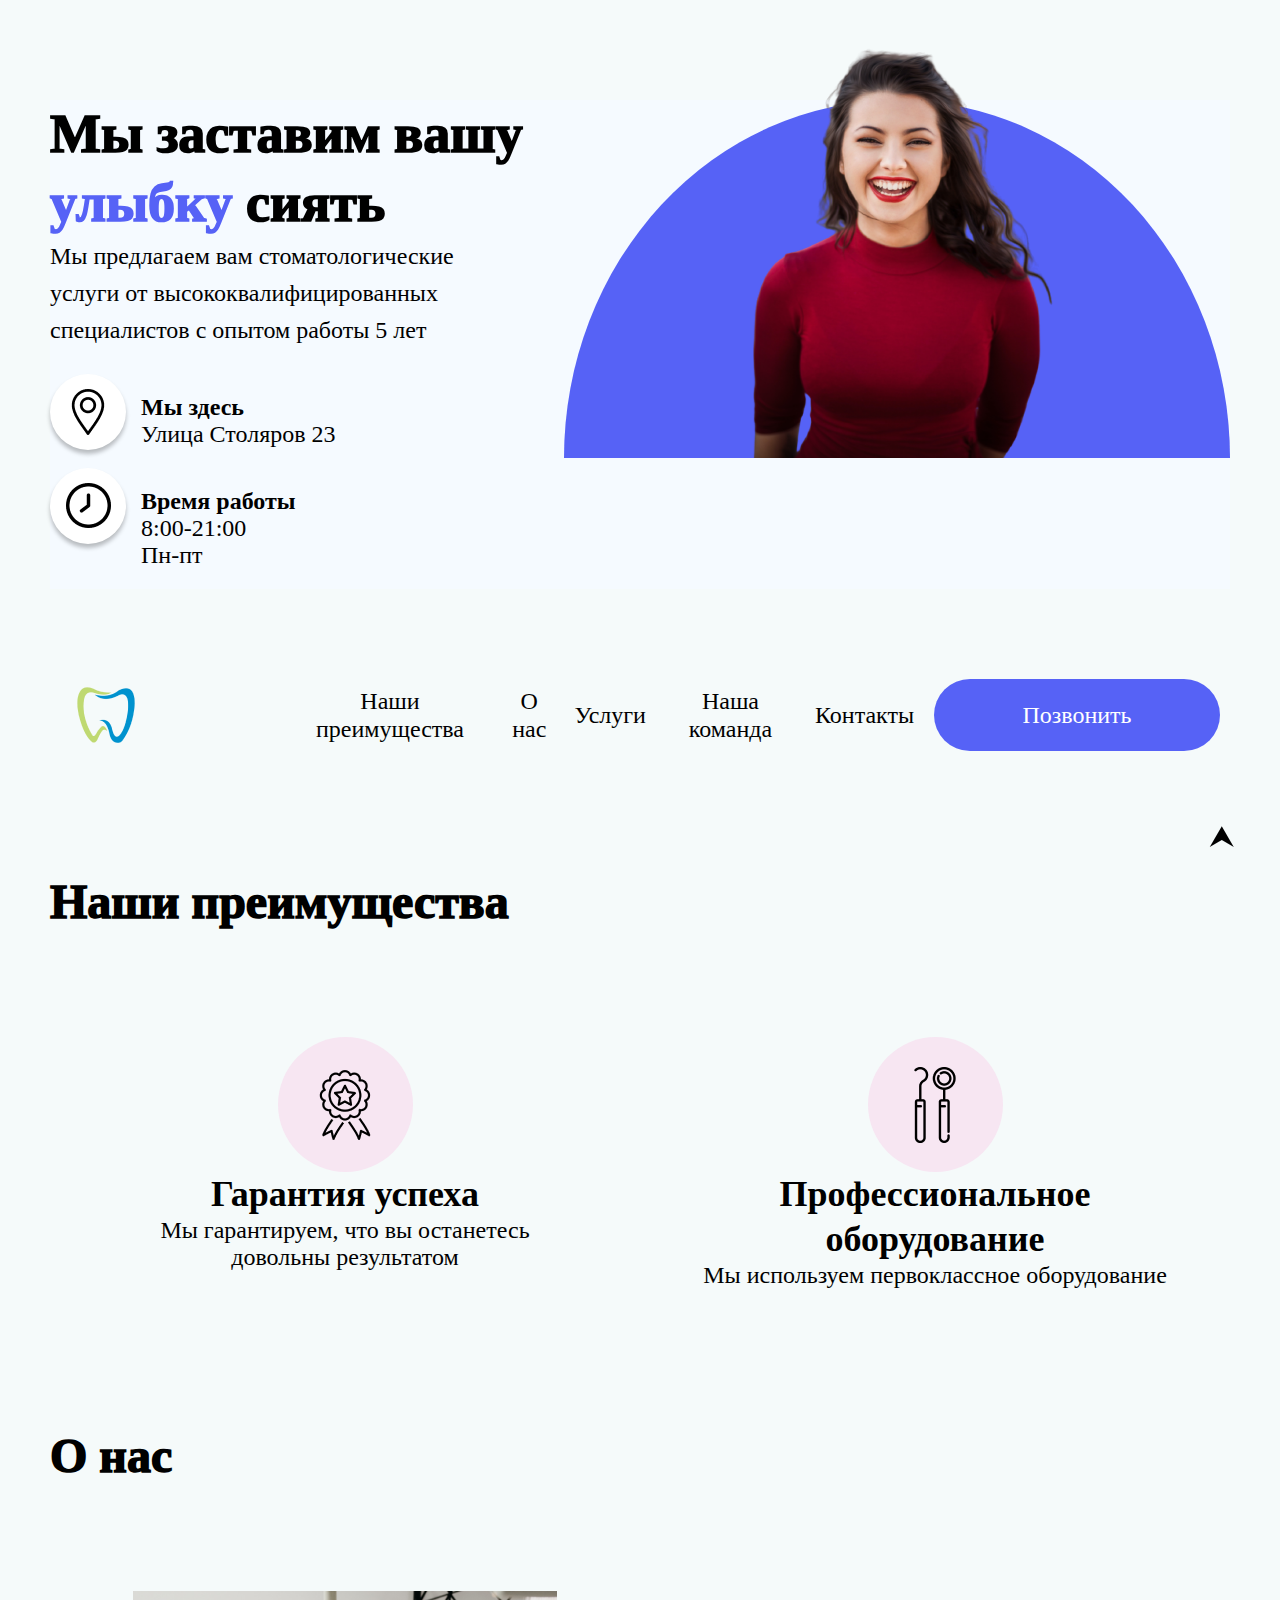
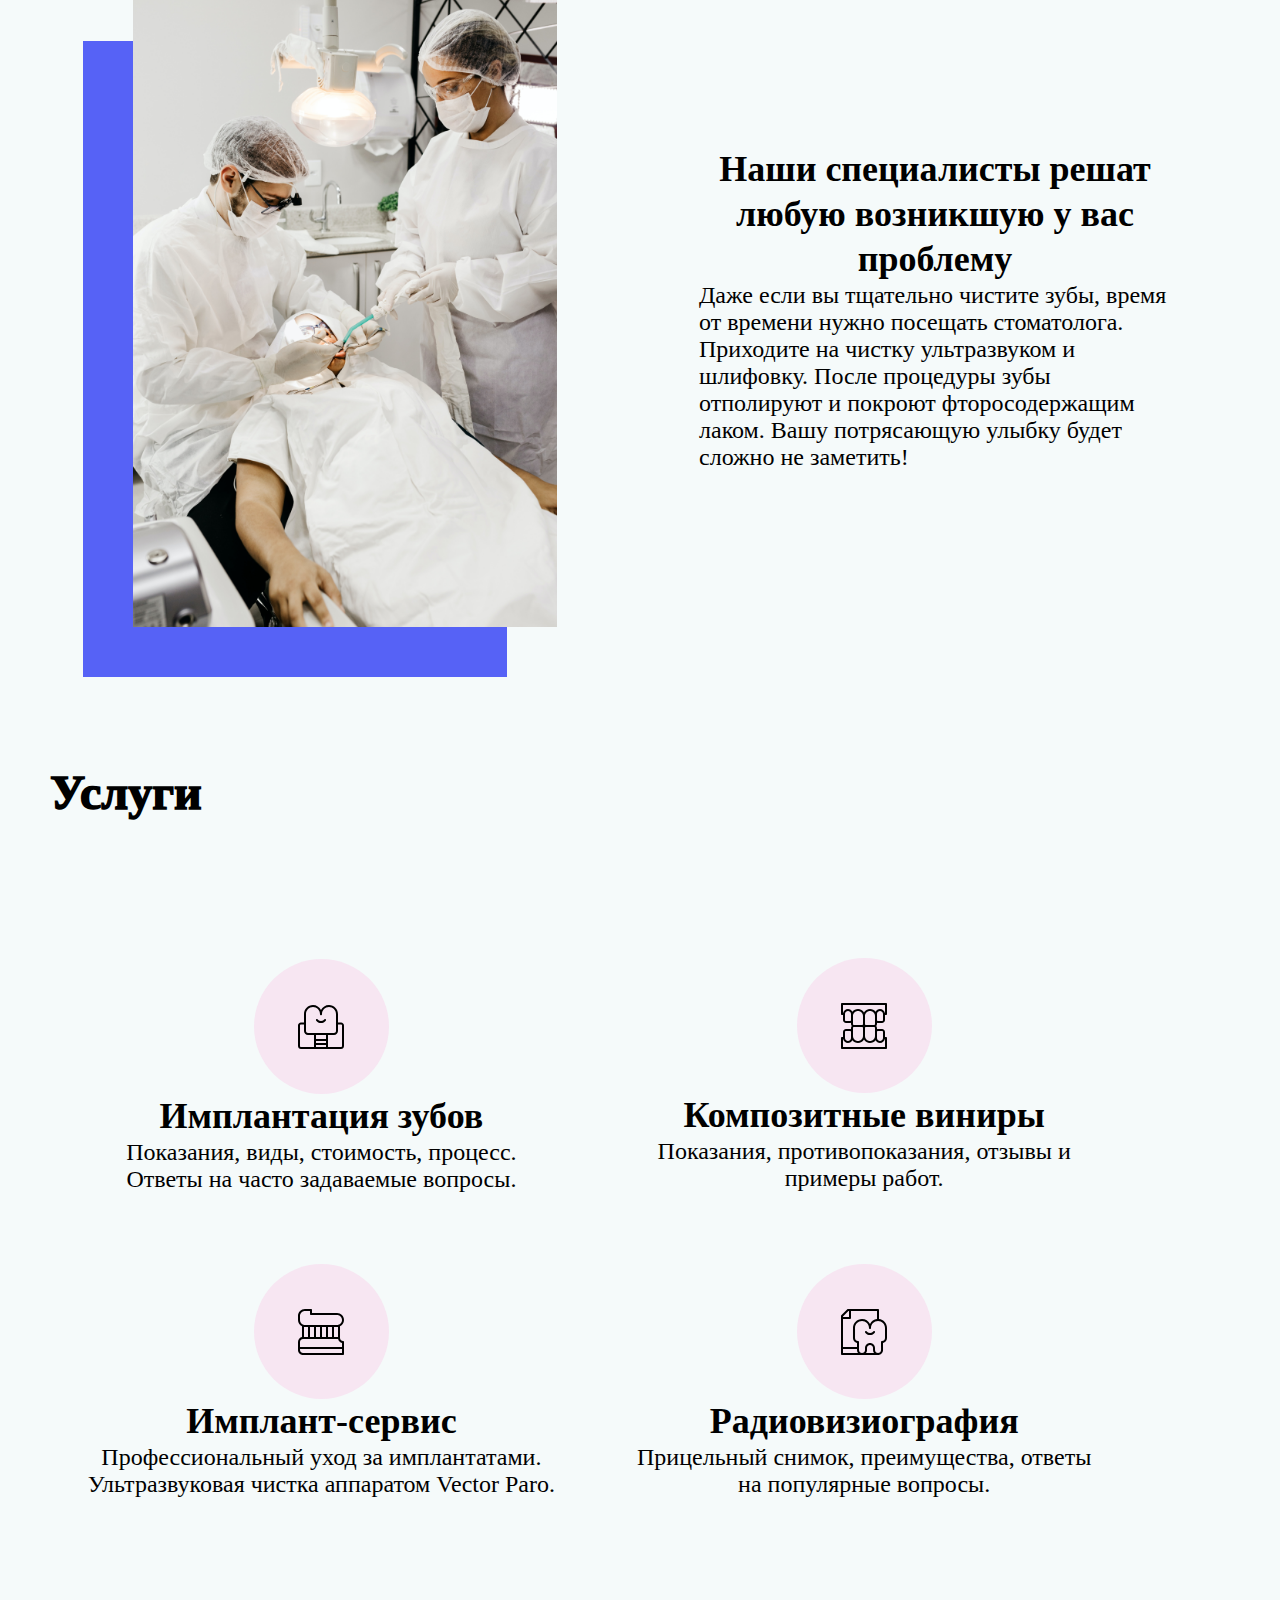
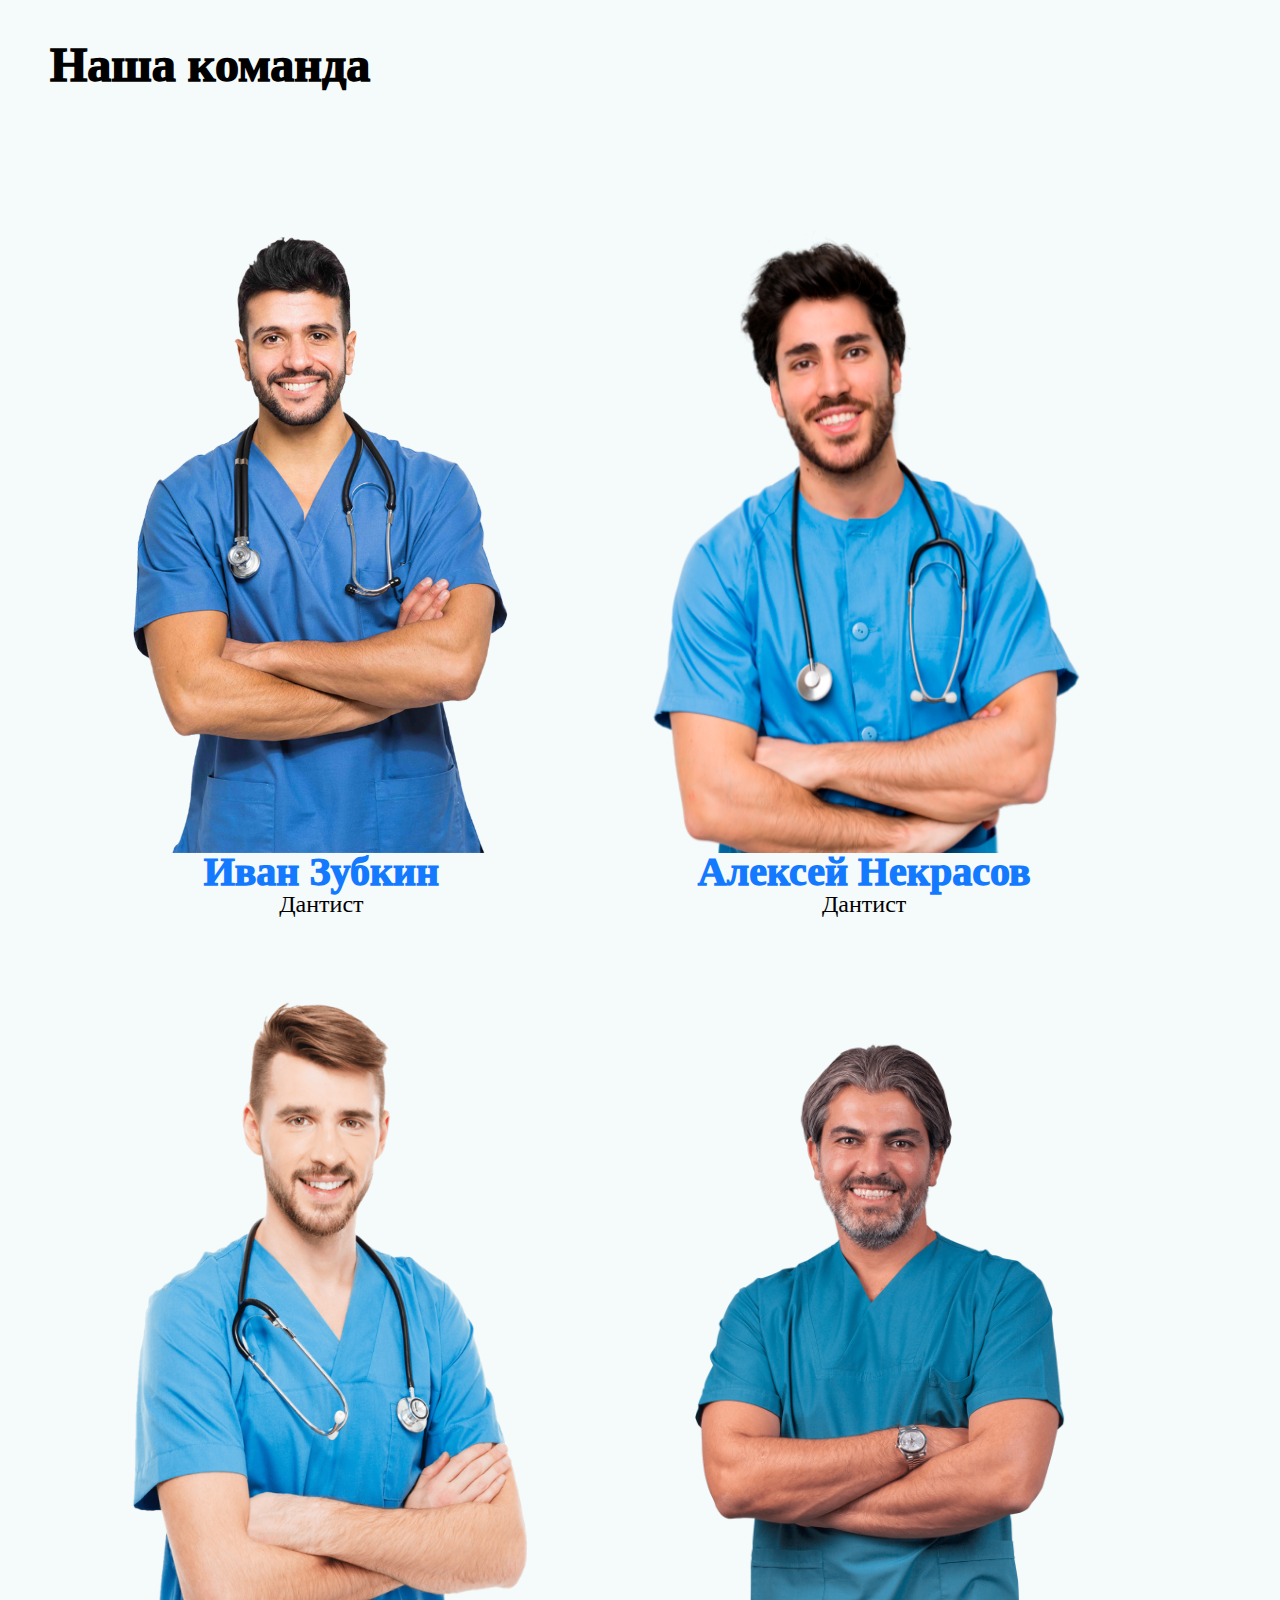
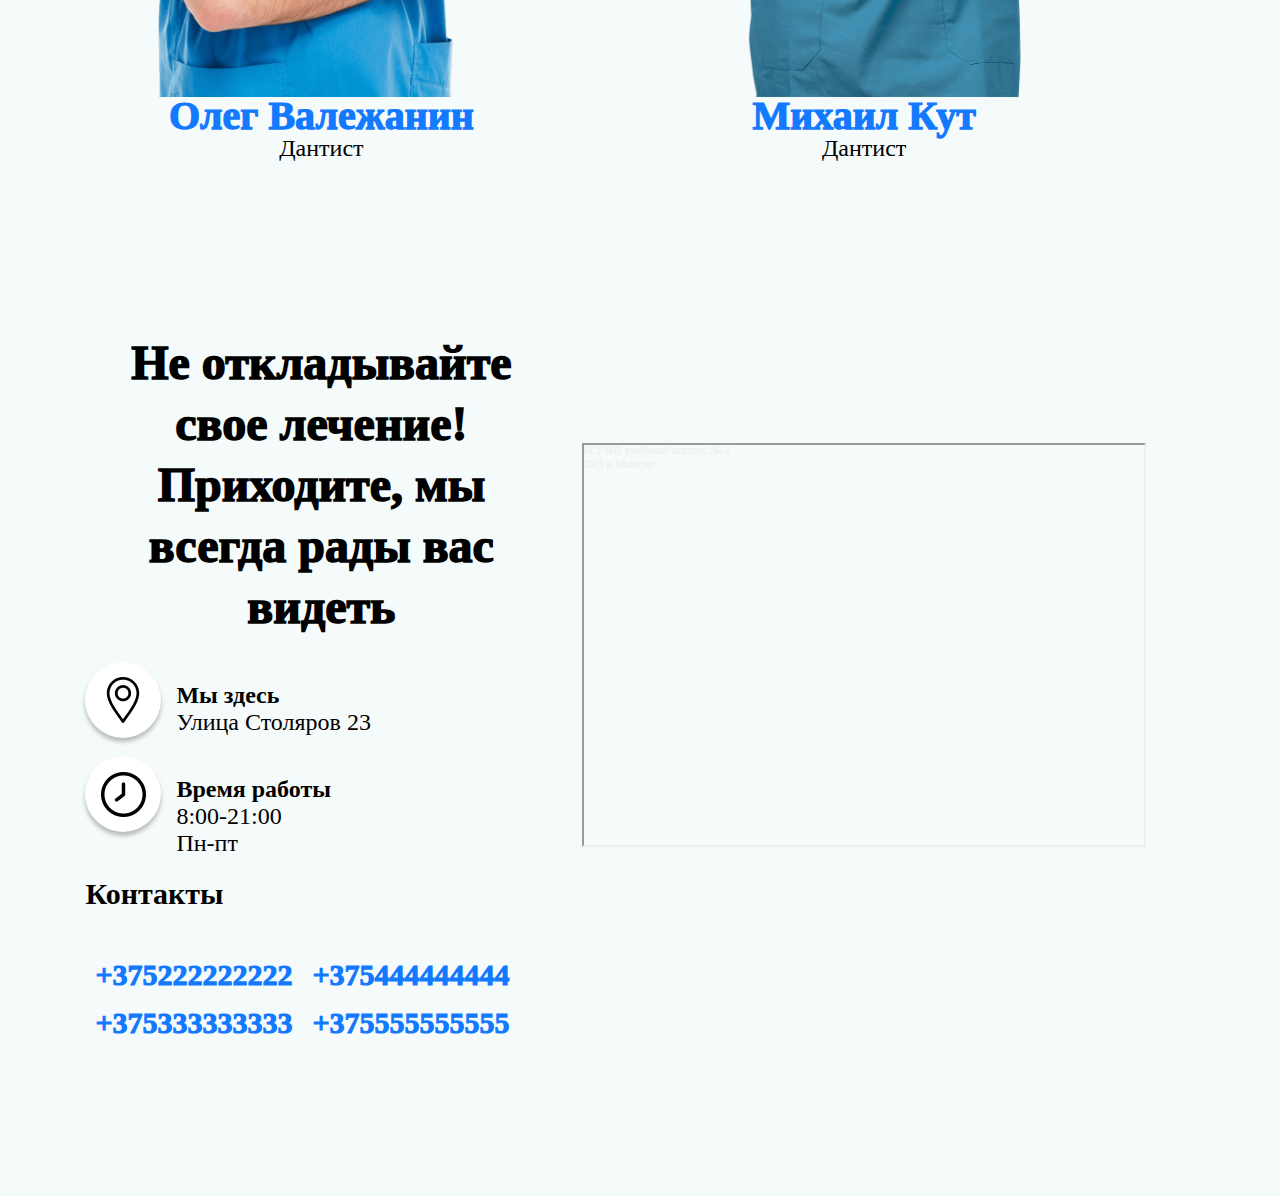
<file: Lab7.1/index.html>
<!DOCTYPE html>
<html lang="en">

<head>
    <meta charset="UTF-8">
    <meta http-equiv="X-UA-Compatible" content="IE=edge">
    <meta name="viewport" content="width=device-width, initial-scale=1.0">
    <link rel="stylesheet" href="style.css">
    <link rel="stylesheet" href="media.css">
    <title>Стоматологическая к</title>
    <link type="image/png" sizes="32x32" rel="icon" href="./logo.png">
    <script src="http://ajax.googleapis.com/ajax/libs/jquery/1.7.1/jquery.min.js"></script>
    
</head>

<body>
    <div class="wrapper">
        <header>
            <section class="zeroSection">
                <section class="firstSection">
                    <h1>
                        Мы заставим вашу <span class="blue">улыбку</span> сиять
                    </h1>
                    <p class="pFirstSection">Мы предлагаем вам стоматологические услуги
                        от высококвалифицированных специалистов с опытом работы 5 лет
                    </p>
                    <div class="infoFirstSection">
                        <div class="location"> <a href="https://yandex.by/maps/-/CCUjuWbhCA">
                            <div class="circle"> <img src="location.png" alt="Location"></div>
                            <p class="pInfoFirstSection">
                                <b>Мы здесь</b> <br>
                                Улица Столяров 23
                            </p></a>
                        </div>
                        <div class="clock">
                            <div class="circle"> <img src="clock.png" alt="clock"></div>
                            <p class="pInfoFirstSection">
                                <b>Время работы</b> <br>
                                8:00-21:00 <br>
                                Пн-пт
                            </p>

                        </div>
                    </div>
                </section>
                <section class="secondSection">

                    <div class="blueCircle">
                        <img src="./michael-dam-mEZ3PoFGs_k-unsplash-removebg-preview 1.png" alt="girl">
                    </div>

                </section>
            </section>
            <nav class="menu">
                <img src="./logo.png" alt="logo">
                <ul class="list">
                    <li><a href="#whywe">Наши преимущества</a> </li>
                    <li><a href="#about">О нас</a> </li>
                    <li><a href="#service">Услуги</a></li>
                    <li><a href="#ourteam">Наша команда</a> </li>
                    <li><a href="#contact"> Контакты</a></li>
                    <li><input  onclick="func()" class="mainLi" type="button" value="Позвонить"></li>

                </ul>
            </nav>
        </header>
        <main>

            <h2 id="whywe">Наши преимущества</h2>
            <section class="mainFirstSection">
                <div class="colum">
                    <div class="circleInMain">
                        <img src="success.png" alt="success">
                    </div>
                    <h3>Гарантия успеха</h3>
                    <p>Мы гарантируем, что вы останетесь
                        довольны результатом</p>
                </div>
                <div class="colum">
                    <div class="circleInMain">
                        <img src="./equipment.png" alt="equipment">
                    </div>
                    <h3>Профессиональное оборудование</h3>
                    <p>Мы используем первоклассное оборудование</p>
                </div>
            </section>
            <h2 id="about">О нас</h2>
            <section class="mainSecondSection">
                <div class="colum">
                    <img src="./doctor.png" alt="doctor's">
                </div>
                <div class="colum">
                    <h3>Наши специалисты решат
                        любую возникшую у вас проблему</h3>
                    <p>Даже если вы тщательно чистите зубы, время от времени нужно посещать стоматолога. Приходите на
                        чистку ультразвуком и шлифовку. После процедуры зубы отполируют и покроют фторосодержащим лаком.
                        Вашу потрясающую улыбку будет сложно не заметить!</p>
                </div>
            </section>
            <h2 id="service">Услуги</h2>
            <section class="mainThirdSection">
                <div class="colum">
                    <div class="circleInMain">
                        <img src="./implantaciya.svg" alt="implantaciya">
                    </div>
                    <h3> Имплантация зубов</h3>
                    <p>Показания, виды, стоимость, процесс. Ответы на часто задаваемые вопросы.</p>
                </div>
                <div class="colum">
                    <div class="circleInMain">
                        <img src="./Allon4.svg" alt="vinir">
                    </div>
                    <h3> Композитные виниры</h3>
                    <p>Показания, противопоказания, отзывы и примеры работ.</p>
                </div>
                <div class="colum">
                    <div class="circleInMain">
                        <img src="./implantservice.svg" alt="pasta">
                    </div>
                    <h3>Имплант-сервис</h3>
                    <p>Профессиональный уход за имплантатами. Ультразвуковая чистка аппаратом Vector Paro.</p>
                </div>
                <div class="colum">
                    <div class="circleInMain">
                        <img src="./radioviziografiya.svg" alt="radioviziografiya">
                    </div>
                    <h3>Радиовизиография</h3>
                    <p>Прицельный снимок, преимущества, ответы на популярные вопросы. </p>
                </div>
            </section>
            <h2 id="ourteam">Наша команда</h2>
            <section class="mainFourthSection">
                <div class="colum">
                    <img src="./doctor_4.png" alt="dentist">
                    <span> Иван Зубкин</span>
                    <p>Дантист</p>
                </div>
                <div class="colum">
                    <img src="./doctor2.png" alt="dentist">
                    <span> Алексей Некрасов</span>
                    <p>Дантист</p>
                </div>
                <div class="colum">
                    <img src="./doctor1.png" alt="dentist">
                    <span>Олег Валежанин</span>
                    <p>Дантист</p>
                </div>
                <div class="colum">
                    <img src="./doctor3.png" alt="dentist">
                    <span>Михаил Кут</span>
                    <p>Дантист</p>
                </div>
            </section>
            <section class="mainFifthSection">
                <div class="colum">
                    <h2>Не откладывайте свое лечение!
                        Приходите, мы всегда рады вас видеть</h2>
                    <div class="infoFirstSection">
                        <div class="location">
                            <div class="circle"> <img src="location.png" alt="Location"></div>
                            <p class="pInfoFirstSection">
                                <b>Мы здесь</b> <br>
                                Улица Столяров 23
                            </p>
                        </div>
                        <div class="clock">
                            <div class="circle"> <img src="clock.png" alt="clock"></div>
                            <p class="pInfoFirstSection">
                                <b>Время работы</b> <br>
                                8:00-21:00 <br>
                                Пн-пт
                            </p>

                        </div>
                    </div>
                    <div id="contact" class="contacts">
                        <strong>Контакты</strong>
                        <div class="infoFirstSection">
                            <div class="colum">
                                <span>+375222222222</span>
                                <span>+375333333333</span>
                            </div>
                            <div class="colum">
                                <span>+375444444444</span>
                                <span>+375555555555</span>
                            </div>
                        </div>
                    </div>
                </div>
                <div class="colum2">
                    <div style="position:relative;overflow:hidden;"><a href="https://yandex.by/maps/org/bguir_uchebny_korpus_2/1300265221/?utm_medium=mapframe&utm_source=maps" style="color:#eee;font-size:12px;position:absolute;top:0px;">БГУИР, учебный корпус № 2</a><a href="https://yandex.by/maps/157/minsk/category/university_college/184106140/?utm_medium=mapframe&utm_source=maps" style="color:#eee;font-size:12px;position:absolute;top:14px;">ВУЗ в Минске</a><iframe src="https://yandex.by/map-widget/v1/-/CCUjuWbdCB" width="560px" height="400" frameborder="1" allowfullscreen="true" style="position:relative;"></iframe></div>
                </div>
            </section>
            <div id="topNubex">&#11165;</div>
        </main>

    </div>
<script src="script.js"></script>

</body>

</html>
</file>
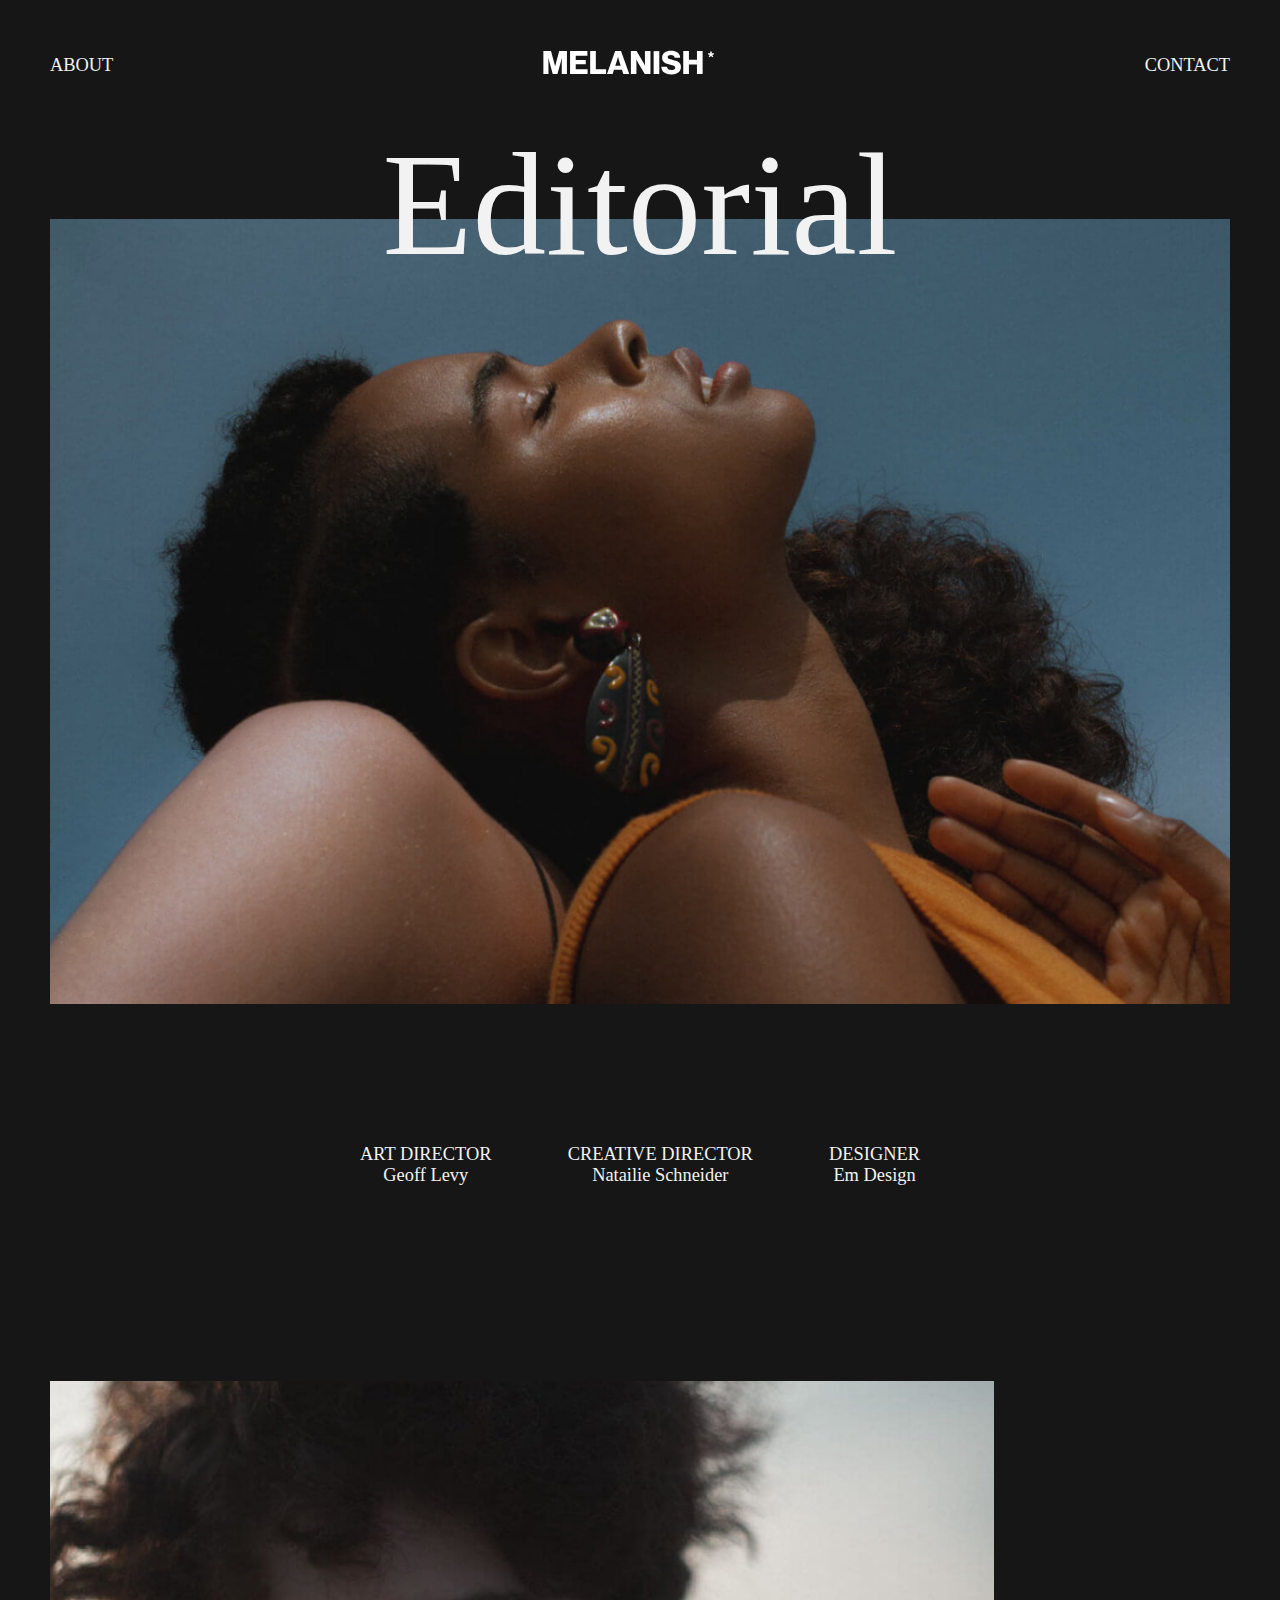
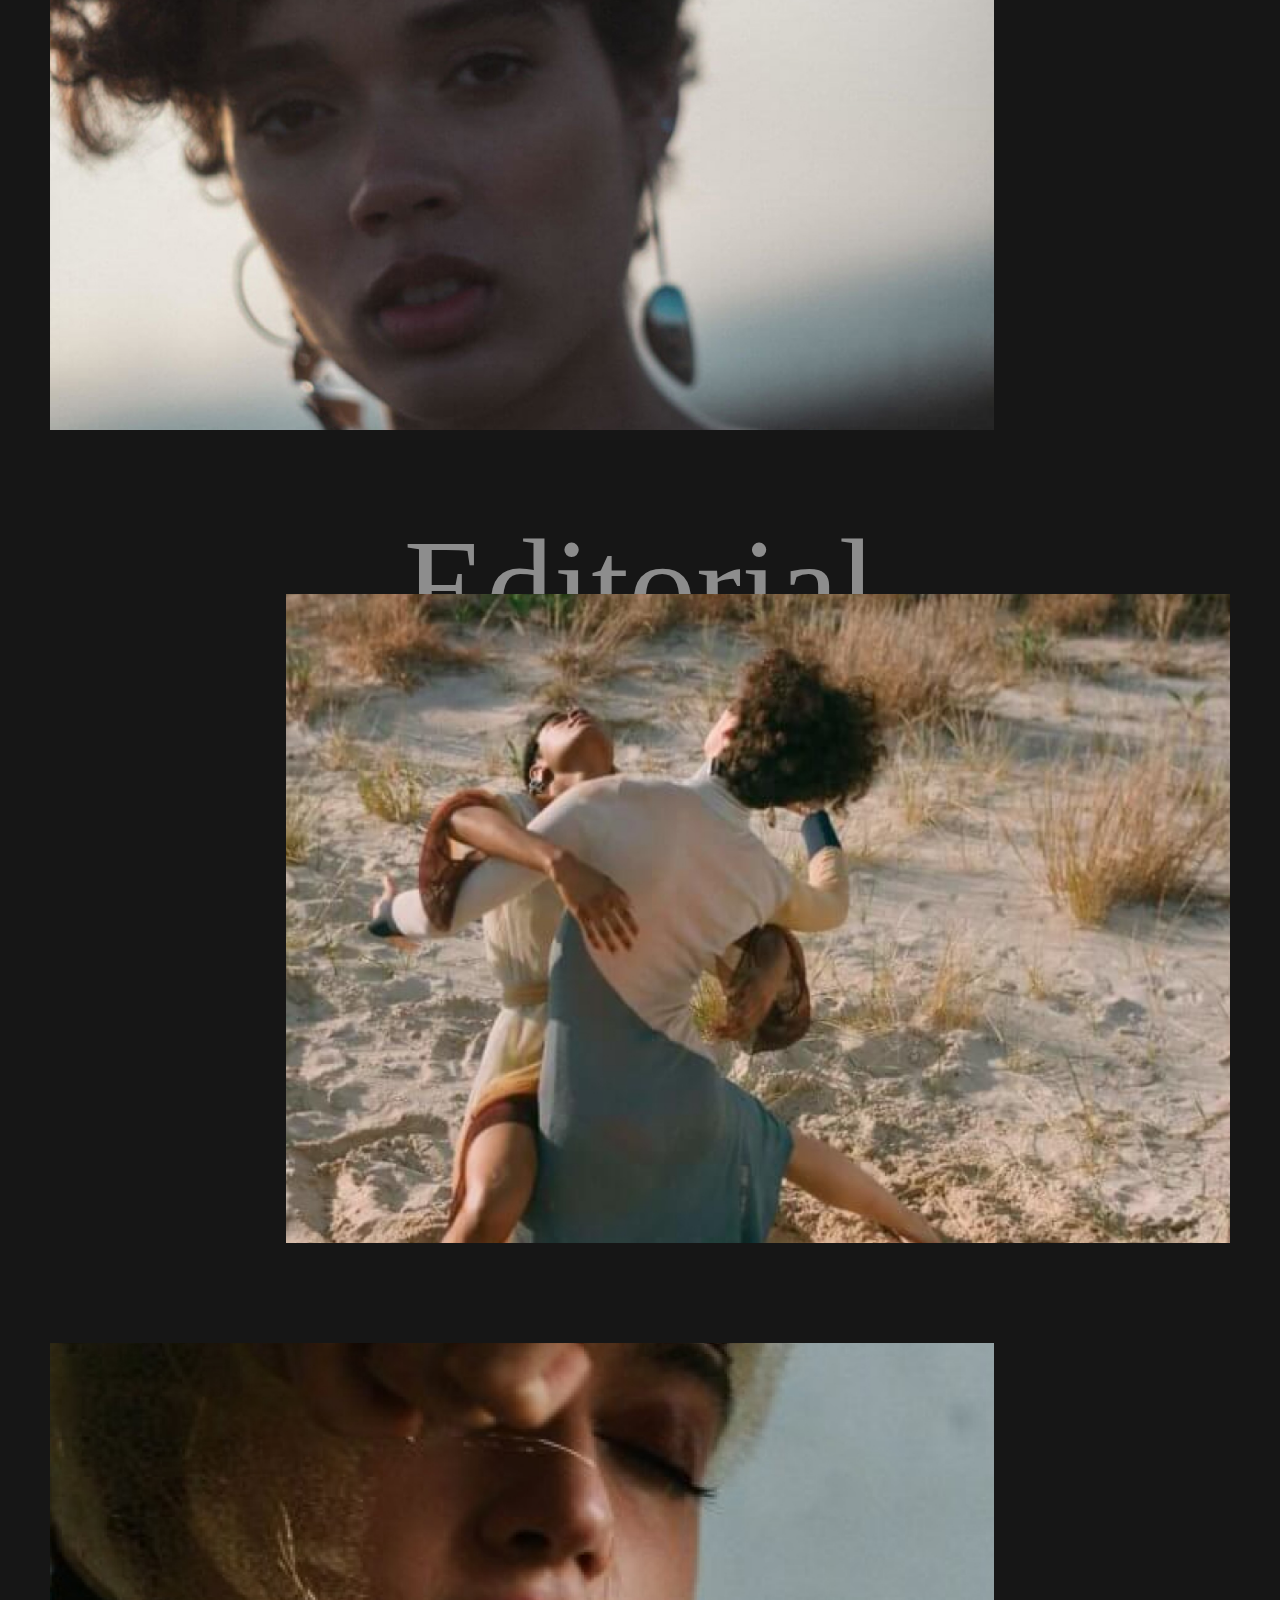
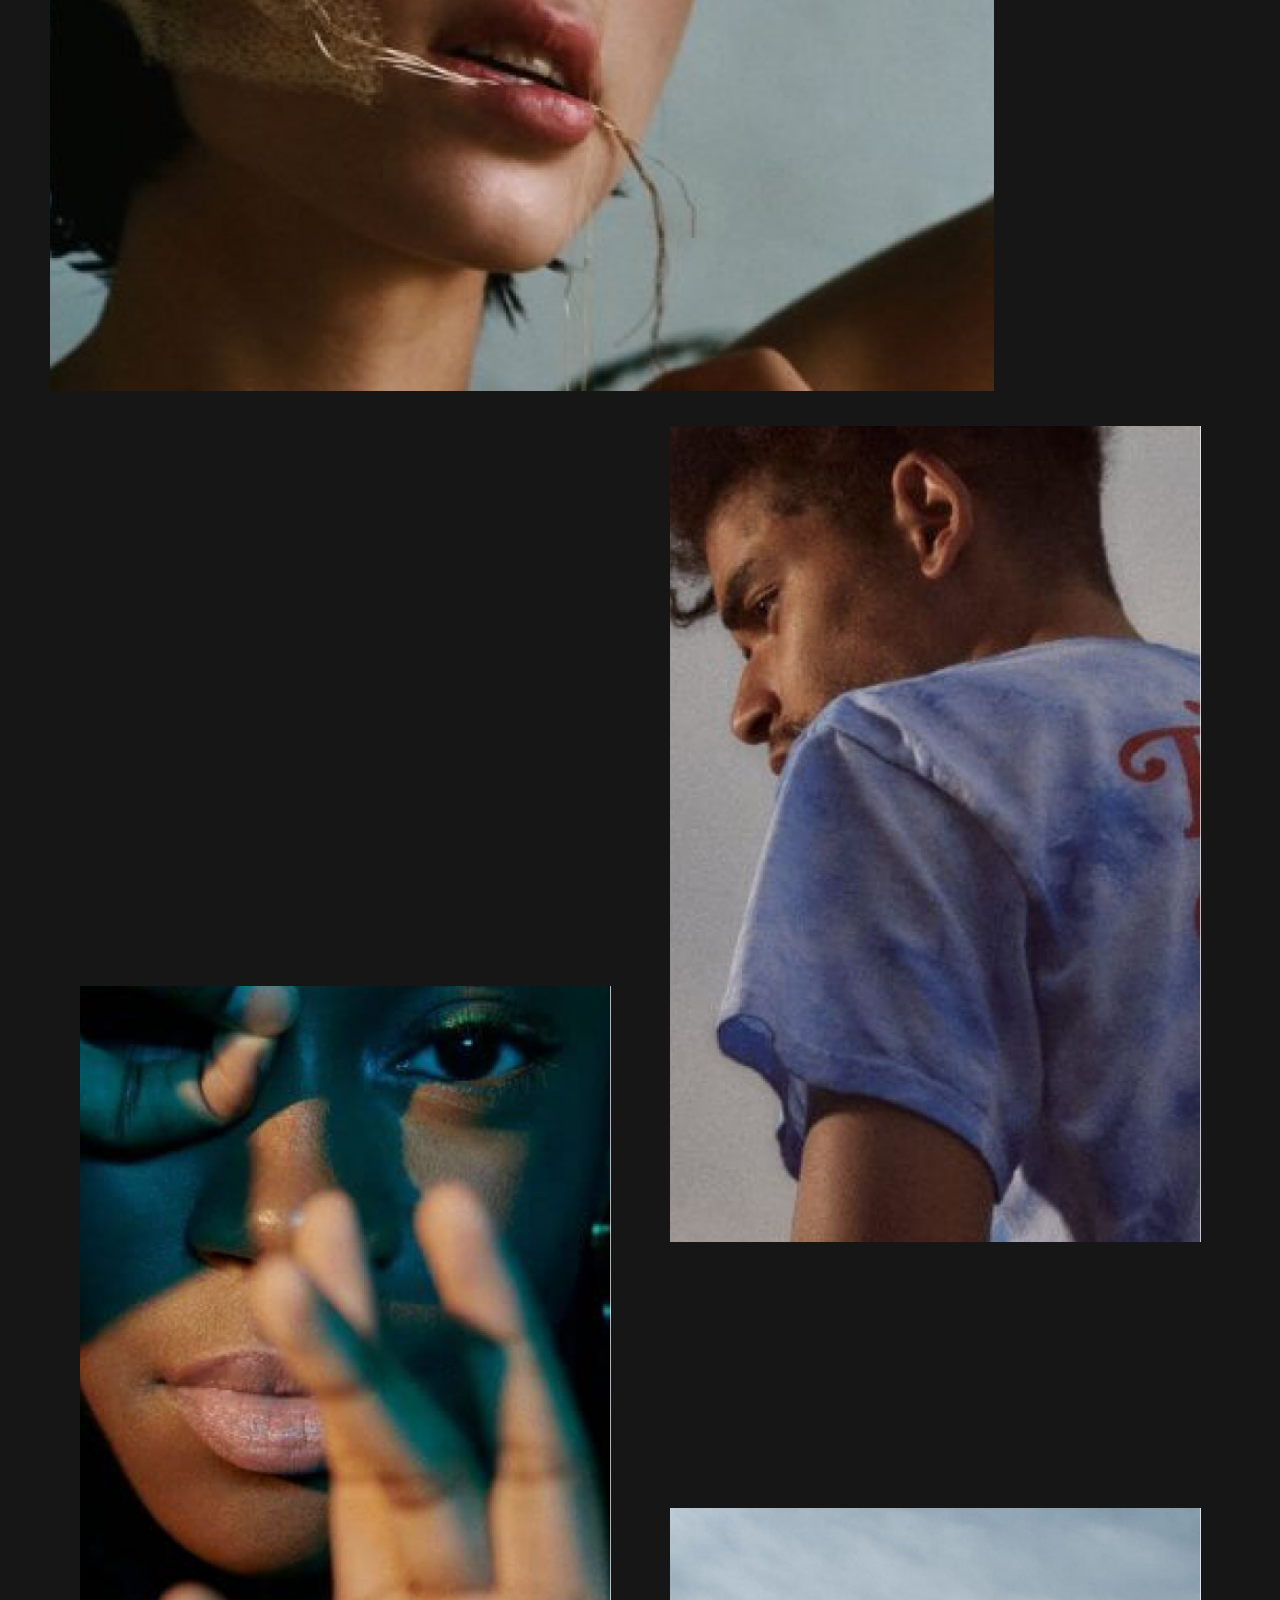
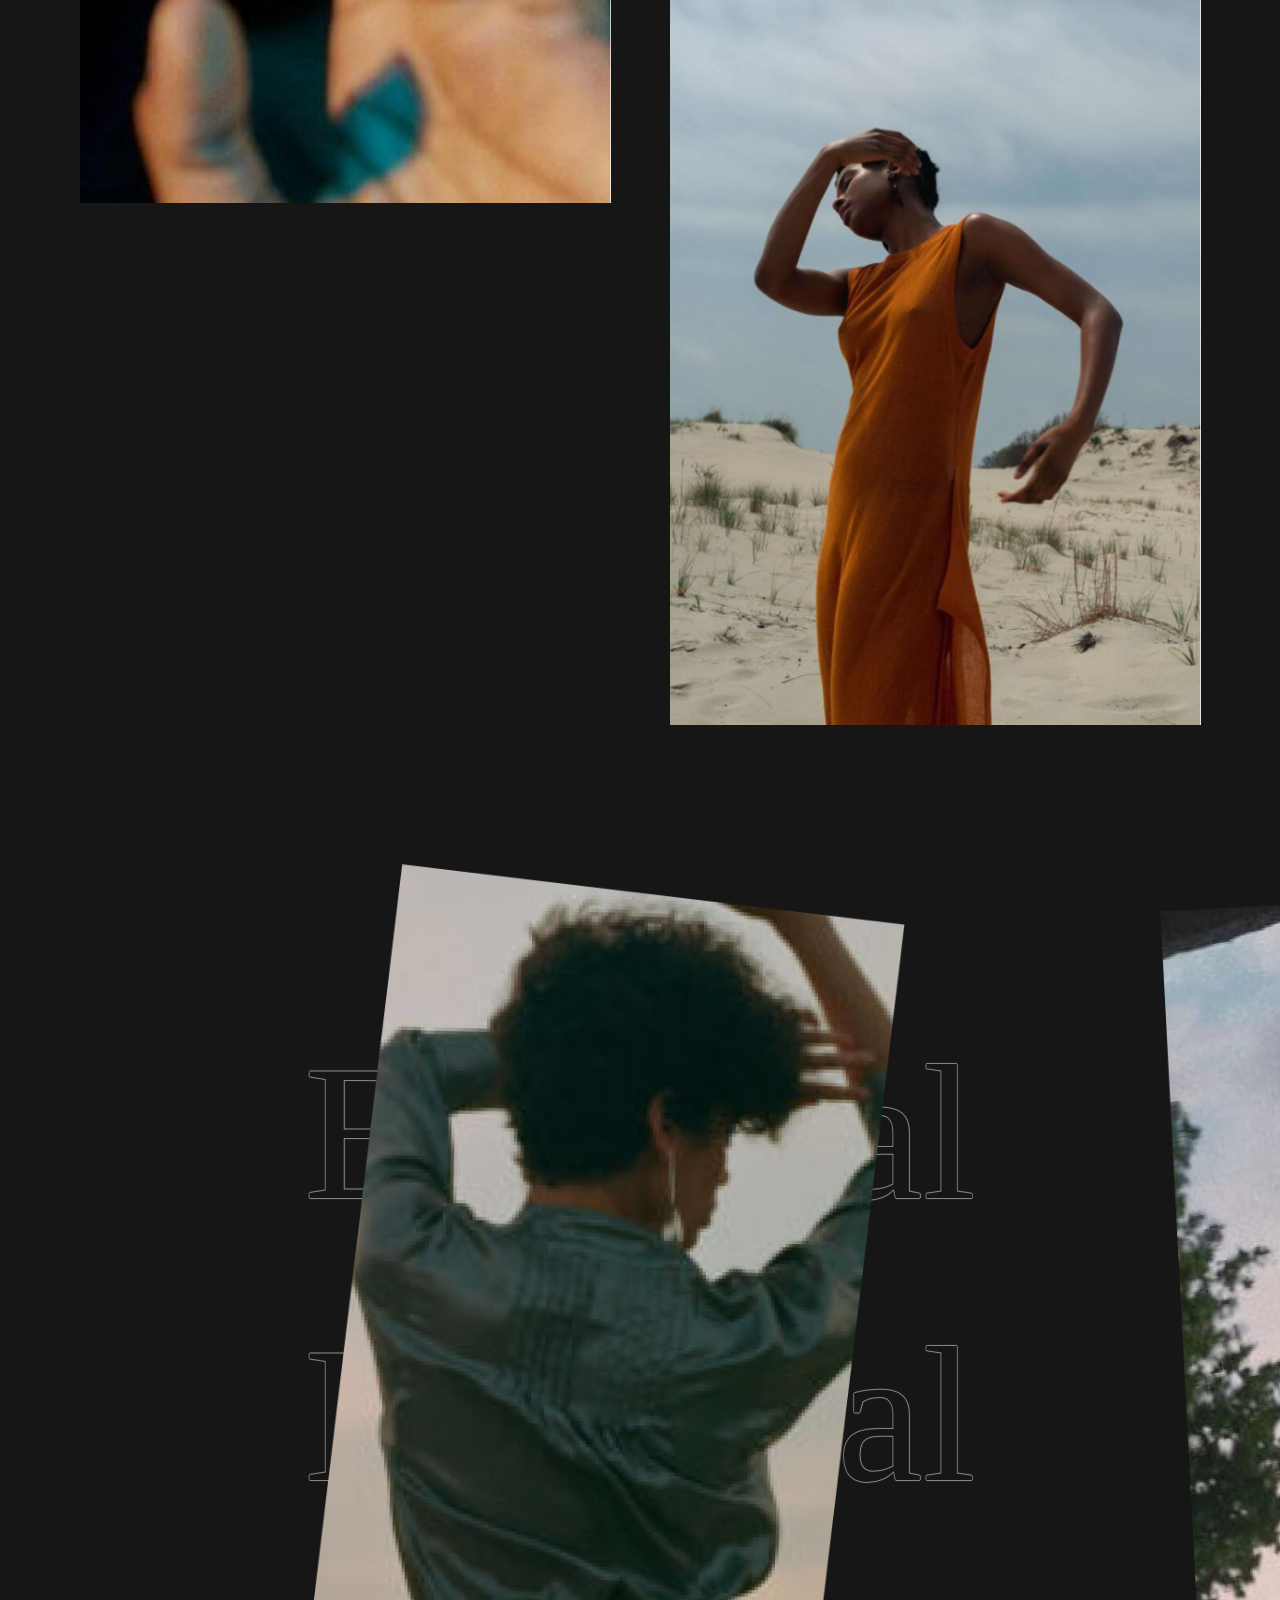
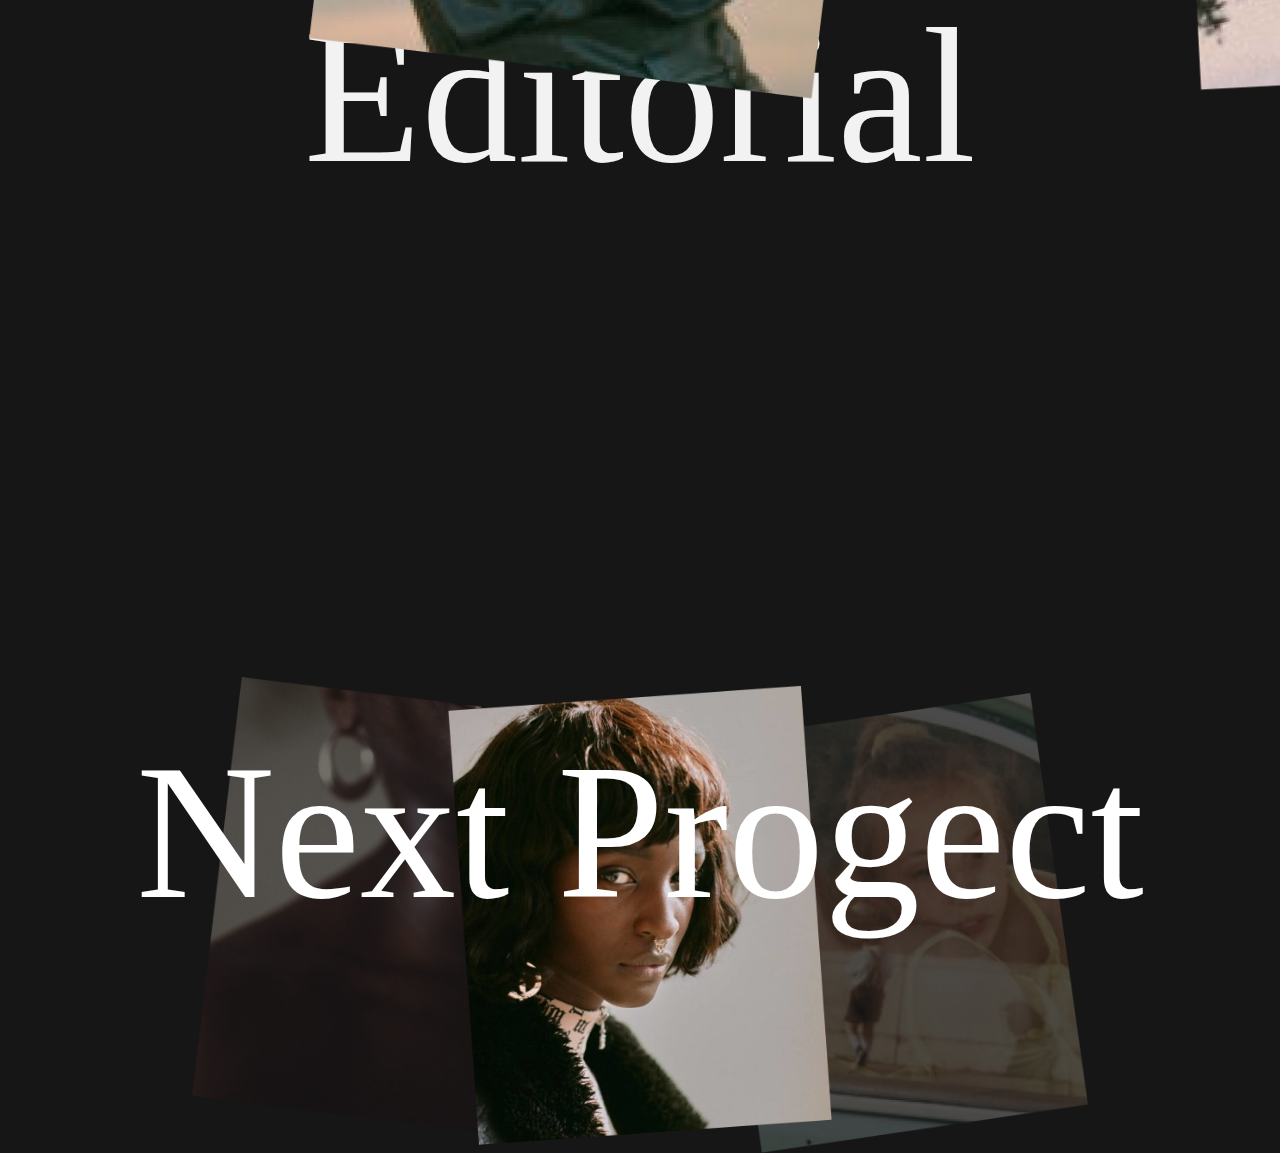
<file: lab7/melanish.html>
<!DOCTYPE html>
<html lang="en">

<head>
    <meta charset="UTF-8">
    <meta http-equiv="X-UA-Compatible" content="IE=edge">
    <meta name="viewport" content="width=device-width, initial-scale=1.0">
    <link rel="stylesheet" href="melanish.css">
    <link rel="stylesheet" href="media.css">
    <link href="https://blogfonts.com/css/aWQ9MTk5MDY1JnN1Yj02NSZjPW4mdHRmPW55bXBoYXRyaWFsLXJlZ3VsYXIub3RmJm49bnltcGhhLXRyaWFs/Nympha Trial.otf" rel="stylesheet" type="text/css"/>
    <link href="https://fonts.cdnfonts.com/css/sf-pro-display?styles=98774,98777,98776,98772,98773,98775,98770,98771,98769" rel="stylesheet">
    <title>Melanish</title>
</head>

<body>
    <div class="wrapper">
        <header>
            <nav>
                <ul>
                    <li>ABOUT</li>
                    <li class="logo"><img src="./Logo.svg" alt=""></li>
                    <li>CONTACT</li>
                </ul>
            </nav>
        </header>
        <div class="first">
            <h1>Editorial</h1>
            <img src="Main-IMG.jpg" alt="main-img" class="section">
        </div>
        <section class="firstSection">
            <div><span>ART DIRECTOR</span> <br><span>Geoff Levy</span> </div>
            <div><span>CREATIVE DIRECTOR</span> <br><span>Natailie Schneider</span></div>
            <div><span>DESIGNER</span><br> <span>Em Design</span></div>
        </section>
        <section class="secondSection">
            <img class="LeftImg" src="IMG.jpg" alt="IMG">
        </section>
        <section class="thirdSection">
            <div class="thirdSectionFirstItem">
                <p>Editorial</p>
            </div>
            <div class="thirdSectionSecontItem">
                <img src="img3.jpg" alt="img3">
            </div>
        </section>

        <section class="fourthSection">
            <img class="LeftImg" src="img4.jpg" alt="IMG">
        </section>
        <section class="fifthSection">
            <img class="fifthSectionFirstItem" src="img6.jpg" alt="img6">
            <div class="fifthSectionSecondItem">
                <img src="img5.jpg" alt="img5">
                <img src="img7.jpg" alt="img7">
            </div>
        </section>
    </div>
        <section class="sixthSection">
            <div class="sixthSectionText">
                <p class="black">Editorial</p>
                
                <p class="black">Editorial</p>
                <p>Editorial</p>
                </div>
                <div class="sixthSectionImg">
                    <img src="Slide-In-Wr.png" alt="Slide-In-Wr">
                     
               
                </div>
            <!-- <div class="sixthSectionImg">
                <img src="Slide-In-Wr.png" alt="Slide-In-Wr">
                 
           
            </div> -->
            
            
        </section>
        <p id="text">Next Progect</p>
        <section class="seventhSection">
           <img  id="one" src="Mask Group-1.png" alt=""> 
           <img id="two" src="./Mask Group-2.png" alt="">
           <img  id="three" src="./Mask Group.png" alt="">
        </section>
    
</body>

</html>
</file>
<file: Lab7.1/style.css>
h1 {
    font-family: 'Gilroy';
    font-style: normal;
    font-weight: 999;
    font-size: 54px;
    line-height: 69px;

    color: #000000;

}

.blue {
    color: #5662F6;
}

* {
    margin: 0;
    padding: 0;
}

body {
    padding: 100px 50px;
    background: #F5FAFa;
}

.firstSection {
    width: 50%;
    display: flex;
    flex-direction: column;
    justify-content: center;
    flex-wrap: wrap;
}

.pFirstSection {
    width: 90%;
    font-family: 'Roboto';
    font-style: normal;
    font-weight: 400;
    font-size: 24px;
    line-height: 154.69%;
    /* or 37px */


    color: #000000;
}

.infoFirstSection {
    margin-top: 25px;
    display: flex;
    flex-direction: row;
    flex-wrap: wrap;
}

.circle {
    width: 76px;
    height: 76px;
    border-radius: 50%;
    background: #FFFFFF;
    box-shadow: 0px 4px 4px rgba(0, 0, 0, 0.25);
    display: flex;
    justify-content: center;
    align-items: center;

}

.pInfoFirstSection {

    margin: 20px 15px;
    text-align: start;



}

.location {
    display: flex;
    flex-direction: row;
}

.clock {
    display: flex;
    flex-direction: row;
    
}

.blueCircle {
    width: 52vw;
    height: 28vw;
    background: #5662F6;
    display: flex;
    justify-content: center;

    border-radius: 50% 50% 0 0 / 100% 100% 0 0;
    align-items: flex-end;

}

.zeroSection {
    display: flex;
    flex-direction: row;
    background-color: #F5FAFF;

}

.blueCircle img {
    width: 50%;
    height: 125%;
}

.menu {
    width: 100%;
    display: flex;
    justify-content: space-between;
    margin-top: 70px;
}

li {
    list-style: none;
    margin: 10px;
    text-align: center;
}

.list {
    width: 80%;
    display: flex;
    justify-content: space-between;
    align-items: center;
    font-family: 'Roboto';
    font-style: normal;
    font-weight: 400;
    font-size: 24px;
    line-height: 28px;

    color: #000000;

}

.mainLi {
    width: 286px;
    height: 72px;
    padding: 5px;
    background: #5662F6;
    border-radius: 131px;
    display: flex;
    justify-content: space-around;
    align-items: center;
    color: #FFFFFF;
    border: 0;
    font-family: 'Roboto';
    font-style: normal;
    font-weight: 400;
    font-size: 24px;
    line-height: 28px;
}

h2 {
    font-family: 'Gilroy';
    font-style: normal;
    font-weight: 999;
    font-size: 48px;
    line-height: 61px;

    color: #000000;
    margin-top: 100px;
}

.circleInMain {

    border-radius: 50%;
    width: 135px;
    height: 135px;
    background: #F7E6F2;
    display: flex;
    justify-content: center;
    align-items: center;

}
.mainFirstSection{
    display: flex;
    flex-wrap: wrap;
    justify-content: space-around;
    margin-top: 70px;
    align-items: flex-start;
}
.colum{
    display: flex;
    text-align: center;
    flex-direction: column;
    align-items: center;
    justify-content: center;
    margin: 3%;
    width: 40%;
    
}
h3{
    font-family: 'Gilroy';
font-style: normal;
font-weight: 800;
font-size: 36px;
line-height: 45px;
text-align: center;

color: #000000;
}
.mainSecondSection{
    display: flex;
    flex-wrap: wrap;
    justify-content: space-around;
    margin-top: 70px;
}
.mainSecondSection img{
    box-shadow: -50px 50px #5662F6;
    width: 90%;
    
}
p{
    font-size: 24px;
}
.mainSecondSection p{
    text-align: left;
}
.mainThirdSection{
    display: flex;
    flex-wrap: wrap;
    margin-top: 100px;
    align-items: baseline;
}
.mainFourthSection{
    display: flex;
    flex-wrap: wrap;
    margin-top: 100px;
}
.mainFourthSection img{
    width: 100%;
    height: 100%;
    
}
.colum span{
    color: #1379FF;
    font-weight: 999;
font-size: 40px;
line-height: 38px;  
}
.contacts{
    width: 100%;
    display: flex;
    flex-direction: column;
    align-items: flex-start;
    flex-wrap: wrap;

    
}
strong{
    font-size: 30px;
}
.mainFifthSection span{
    width: 300px;
    color: #1379FF;
    font-weight: 999;
font-size: 30px;
line-height: 38px; 
margin: 5px 30px;

}

.mainFifthSection{
    display: flex;
    /* flex-direction: column; */
    flex-wrap: wrap;
}
a{
    text-decoration: none;
    color: #000000;
}

.colum2{
    display: flex;
    text-align: center;
    flex-direction: column;
    align-items: center;
    justify-content: center;
    margin: 3%;
    width: 40%;
    
}
li a:hover{
   font-weight: bold;
    color: rgb(30, 31, 140);
}
@import url('https://fonts.googleapis.com/css2?family=Roboto&display=swap');
input:hover{
    background-color: #181b45;
}
.location a{
    display: flex;
}
html{
    scroll-behavior: smooth;
}
 #topNubex {
	position: fixed;
	right: 45px;
	bottom: 45px;
    font-size: 30px;
   }
</file>
<file: Lab7.1/media.css>
@media (max-width:1100px){
    .list{
        flex-direction: column;
    }
    nav img{
        width: 50%;
    }
    .zeroSection{
        flex-direction: column;
    }
    .firstSection{
        width: 100%;
    }
    .secondSection{
        width: 100%;
        order: -1;
    }
    .blueCircle {
        width: 90vw;
        height: 48vw;}
        .infoFirstSection{
            justify-content: space-around;
        }
}
@media (max-width:1200px){
    .mainFifthSection{
        flex-direction: column;
    
    }
    .colum2{
        display: none;
    }
    
    .mainFifthSection .colum{
        width: 100%;
    }
    .contacts .infoFirstSection{
        width: 100%;
    }
    .contacts .infoFirstSection .colum{
        width: 40%;
    }
}
@media(max-width:660px){
    .infoFirstSection{
        justify-content: flex-start;
    }
    .mainSecondSection{
        flex-direction: column;
    }
    .mainSecondSection .colum{
        width: 100%;
    }
    nav img{
        display: none;
    }
    .list{
        width: 100%;
        background-image: url(./logo.png);
        background-repeat: no-repeat;
        background-size:60%;
        background-position: center;
    }
}
@media(max-width:780px){
    .mainThirdSection{
        flex-direction: column;
    }
    .mainThirdSection .colum{
        width: 100%;
    }
    .mainFirstSection{
        flex-direction: column;
    }
    .mainFirstSection .colum{
        width: 100%;
    }
    }
    @media(max-width:500px){
        h2{
            font-size: 40px;
        }
        .list{
            background-size:80%;
        }
    }
    @media(max-width:550px){
        .contacts .infoFirstSection{
            width: 100%;
            flex-direction: column;
        }
        .mainFourthSection{
            flex-direction: column;
        }
        .mainFourthSection .colum{
            width: 100%;
        }
    }
    @media(max-width:350px){
        .list{
            background-size: 110%;
        }
    }
</file>
<file: lab7/melanish.css>
* {
    padding: 0;
    margin: 0;
}

body {
    font-family: 'SF Pro Display';
    font-style: normal;
    font-weight: 500;
    font-size: 115%;
    line-height: 21px;
    /* text-transform: uppercase; */
    background-color: #161616;
    color: #F2F2F2;
    
}

li {
    list-style-type: none;
}

ul {
    display: flex;
    justify-content: space-between;
    align-items: center;
}
.first img, section{
    width: 100%;
}
.wrapper {
    padding: 50px 50px;
    display: flex;
    flex-direction: column;
    align-items: center;
}

h1 {
    font-family: 'Nympha-trial';
    font-style: normal;
    font-weight: 400;
    font-size: 800%;
    line-height: 259px;
    text-align: center;
    position: relative;
    top: 115px;

}

.firstSection {
    display: flex;
    justify-content: space-between;
    margin: 0 auto 80px auto;
    width: 50%; 
}

.thirdSectionFirstItem {
    z-index: -1;
    margin-top: -100px;
    font-family: 'Nympha-trial';
    font-style: normal;
    font-weight: 400;
    font-size: 135px;
    line-height: 259px;
    text-align: center;
    position: relative;
    top: 123px;
    color: #8D8D8D;
}

.first {
    position: relative;
    top: -120px;
/* width: 100%; */
}

.firstSection div {
    text-align: center;
    margin: 15px;
}

header, .secondSection {
    width: 100%;
}

.LeftImg {
    width: 80%;
    margin-top: 100px;
}

.thirdSectionSecontItem {
    width: 100%;
    display: flex;
    justify-content: right;
}

.thirdSectionSecontItem img {
    width: 80%;
}

.fifthSection {
    width: 100%;
    display: flex;
}

.fifthSectionFirstItem {
    width: 45%;
    height: 50%;
    margin: 50% 2.5%;
}

.fifthSectionSecondItem {
    display: flex;
    flex-direction: column;
    width: 45%;
    margin: 2.5%;
}

.fifthSectionSecondItem img:nth-child(2) {
    margin-top: 50%;
}
/* .sixthSection{
   
    width: 100%;
    margin: 100px 0;
    

}
.sixthSectionImg{
    display: flex;
    justify-content: flex-end;
    width: 100%;
    position: relative;
    top: -840px; 
}
.sixthSection img{
    width: 80%;
    
}
.sixthSectionText{
    display: flex;
    flex-direction: column;
    align-items: center;
    width: 100%;
    justify-content: space-between;
    height: 100%;
    position: absolute;

}
.sixthSectionText p{
    z-index: -1;
    font-size: 10vw;
    
    margin: 100px;
    
} */
.sixthSection{
    margin-top: 150px;
    
}
.sixthSectionImg{
    width: 100%;
    display: flex;
    justify-content: right;
    
}
.sixthSectionImg img{
    width: 80%;
    position: relative;
    margin-top: -1206px;
}
.sixthSectionText p{
    font-family: 'Nympha-trial';
    text-align: center;
    font-size: 15vw;
    line-height: 22vw;
    position: relative;
}
.seventhSection{
    display: flex;
    justify-content: center;
    margin-top: 100px;
}
.seventhSection img{
width: 30%;
}
#one{
    position: relative;
    left: 10%;
    z-index: -1;
}
#three{
    right: 10%;
    position: relative;
    z-index: -1;
    top: 16px;
}
#two{
    position: relative;
    top: 8px;
}
#text{
    font-family: 'Nympha-trial';
    font-style: normal;
    font-weight: 400;
    font-size: 15vw;
    line-height: 22vw;
    text-align: center;
    color: #FFFFFF;
    position: relative;
    top: 31vw;
    z-index: 1;
}
.black{
    font-family: 'Nympha-trial';
    color: #161616;
    text-shadow: 0.8px 0 0.8px #8D8D8D, 
    0 0.8px 0.8px #8D8D8D, 
    -0.8px 0 0.8px #8D8D8D, 
    0 -0.8px 0.8px #8D8D8D;
}
</file>
<file: lab7/media.css>
@media (max-width:520px){
    h1{
        font-size: 400%;
    }
    #text{
        font-size: 400%;
    }
    .thirdSectionFirstItem{
        font-size: 400%; 
    }
    .first{
        position: relative;
        top: -165px;
    }
    .thirdSection{
        margin: -100px 0 0 0;
        
    }
    .logo{
        order:-1;
    }
    ul{
        flex-direction: column;
    }
    header li{
        margin-top: 15px;
    }
    .wrapper{
        padding: 0 30px;
    }
    .firstSection
    {
        margin-top: -100px;
    }
}
@media (max-width:400px){
    .firstSection{
        flex-direction: column;
        align-items: center;
        
    }
    
}
@media (max-width:700px){
    .firstSection{
        margin-top: -60px;
    }
    .secondSection img{
        margin: 0;
    }
}
@media (max-width:800px){
    .firstSection{
        width: 100%;
    }
}
@media (max-width:2561px){
    .sixthSectionImg img{
        margin-top: -2115px;
    }
    #text{
        top: 25vw;
    }
}
@media (max-width: 1930px){
    .sixthSectionImg img {
        margin-top: -1588px;
    }}

    @media (max-width: 1500px){
.sixthSectionImg img {
    margin-top: -1213px;}
    #text {
        top: 34vw;
    }

}
@media (max-width:1461px){
    .sixthSectionImg img{
        margin-top: -1186px;
    }
    #text{
        top: 31vw;
    }
}

@media (max-width:1060px){
    .sixthSectionImg img{
        margin-top: -855px;
    }
    #text{
        top: 37vw;
    }
}
@media (max-width:780px){
    .sixthSectionImg img{
        margin-top: -636px;
    }
    #text{
        top: 41vw;
    }
}
@media (max-width:440px){
    .sixthSectionImg img{
        margin-top: -357px;
    }
    #text{
        top: 53vw;
    }
}

@media (max-width:380px){
    .sixthSectionImg img{
        margin-top: -312px;
    }
    #text{
      top: 67vw;
    }
}
@media (max-width:325px){
    .sixthSectionImg img{
        margin-top: -268px;
    }
}
</file>
